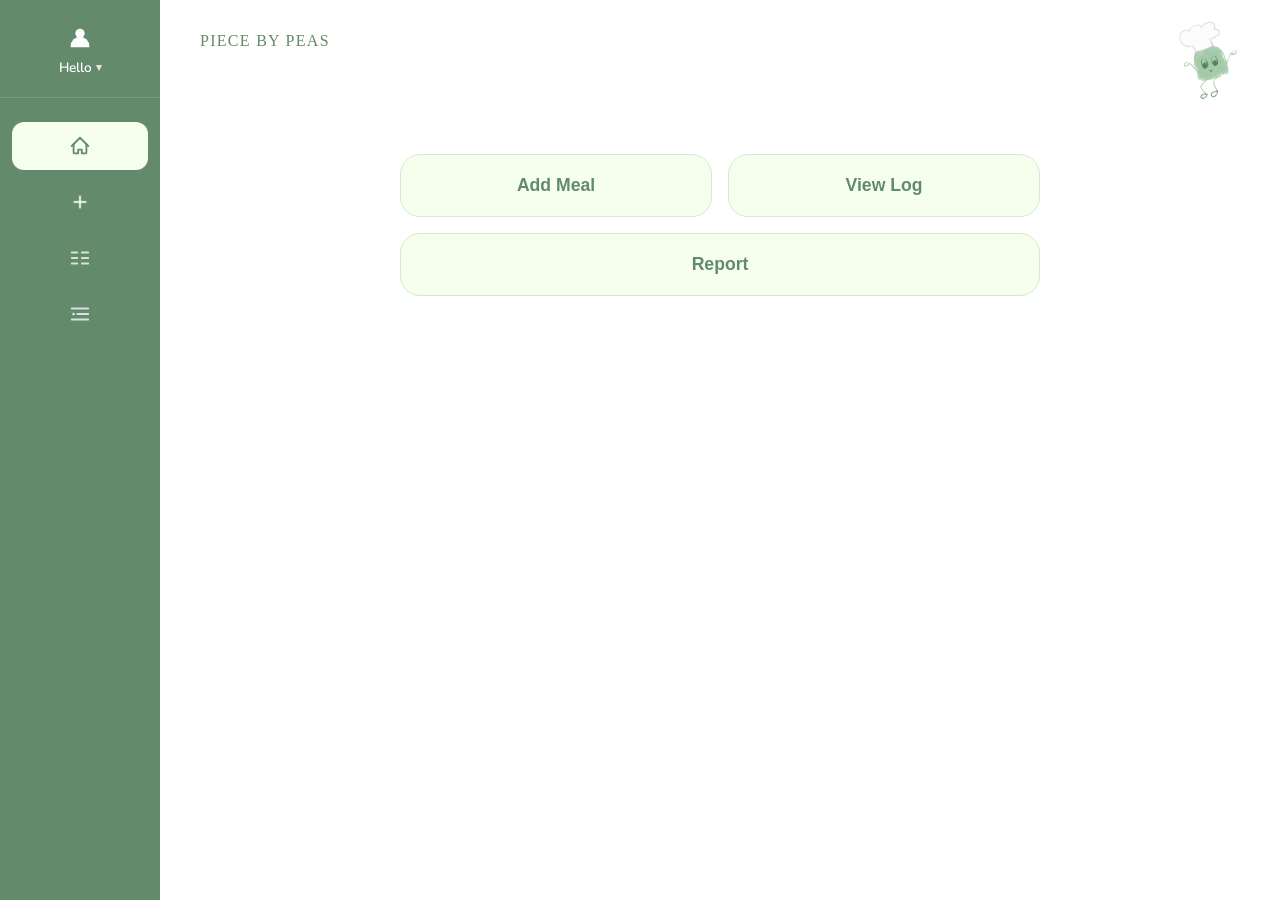
<file: index.html>
<!DOCTYPE html>
<html lang="en">
<head>
  <meta charset="UTF-8">
  <meta name="viewport" content="width=device-width, initial-scale=1.0">
  <title>Piece By Peas</title>
  <link rel="stylesheet" href="style.css">
</head>
<body>

<script src="navbar.js"></script>

<!-- Main content -->
<div class="main-content">
  <div class="page-wrap">
    <img src="Bea.png" alt="Bea" class="page-bea">
    <div class="page-logo">PIECE BY PEAS</div>

    <!-- INDEX CONTENT -->
    <div class="home-hero">
      <h1 class="main-title" id="homeGreeting"></h1>
    </div>
    <div class="home-cards">
      <div class="home-cards-row">
        <button class="home-card" onclick="location.href='add.html'">Add Meal</button>
        <button class="home-card" onclick="location.href='log.html'">View Log</button>
      </div>
      <button class="home-card" onclick="location.href='report.html'">Report</button>
    </div>
  </div>
</div>

<script src="script.js"></script>
</body>
</html>
</file>
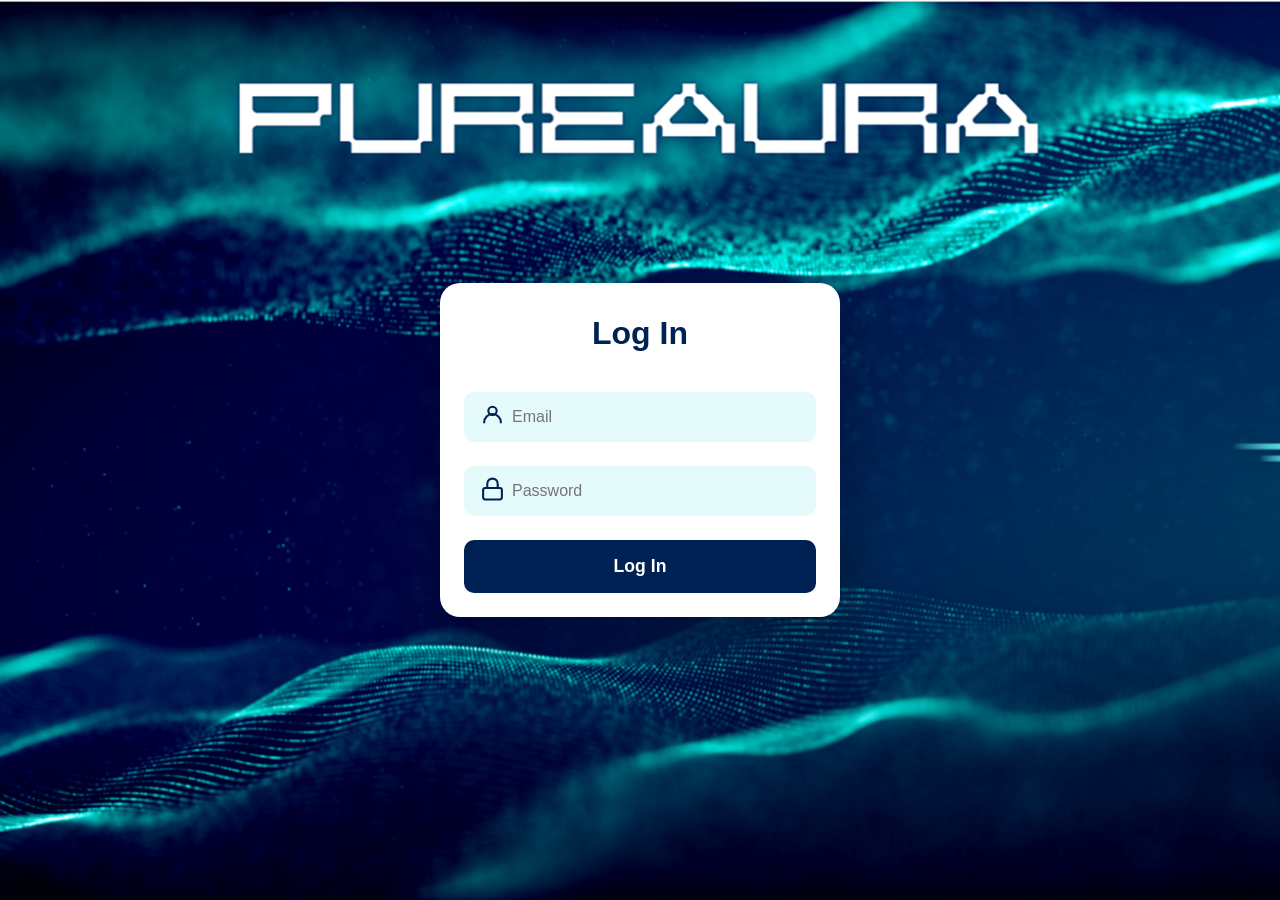
<file: MyMeal/index.html>
<!DOCTYPE html>
<html lang="en">
<head>
    <meta charset="UTF-8">
    <meta name="viewport" content="width=device-width, initial-scale=1.0">
    <title>PureAura - Home</title>
    <link rel="stylesheet" href="style.css">
    <link href="https://fonts.googleapis.com/css2?family=Press+Start+2P&display=swap" rel="stylesheet">
</head>
<body>
    <!-- 侧边导航栏 -->
    <nav class="sidebar">
        <div class="nav-user">
            <svg width="24" height="24" viewBox="0 0 24 24" fill="white">
                <circle cx="12" cy="8" r="4"/>
                <path d="M4 20v-1a8 8 0 0116 0v1"/>
            </svg>
            <span id="userGreeting">Hello</span>
        </div>
        
        <div class="nav-items">
            <a href="index.html" class="nav-item active" aria-label="home">
                <svg width="24" height="24" viewBox="0 0 24 24" fill="white">
                    <path d="M3 12l2-2m0 0l7-7 7 7M5 10v10a1 1 0 001 1h3m10-11l2 2m-2-2v10a1 1 0 01-1 1h-3m-6 0a1 1 0 001-1v-4a1 1 0 011-1h2a1 1 0 011 1v4a1 1 0 001 1m-6 0h6"/>
                </svg>
            </a>
            
            <a href="add.html" class="nav-item" aria-label="add meal">
                <div class="nav-icon-circle">
                    <svg width="24" height="24" viewBox="0 0 24 24" fill="none" stroke="currentColor" stroke-width="2">
                        <line x1="12" y1="5" x2="12" y2="19"/>
                        <line x1="5" y1="12" x2="19" y2="12"/>
                    </svg>
                </div>
            </a>
            
            <a href="report.html" class="nav-item" aria-label="report">
                <svg width="24" height="24" viewBox="0 0 24 24" fill="white">
                    <path d="M9 11H3v2h6v-2zm0-4H3v2h6V7zm0 8H3v2h6v-2zm12-8h-6v2h6V7zm0 4h-6v2h6v-2zm0 4h-6v2h6v-2z"/>
                </svg>
            </a>
        </div>
        
        <div class="nav-bottom">
            <button class="logout-btn" onclick="logout()" aria-label="logout">
                <svg width="20" height="20" viewBox="0 0 24 24" fill="white">
                    <path d="M17 7l-1.41 1.41L18.17 11H8v2h10.17l-2.58 2.58L17 17l5-5zM4 5h8V3H4c-1.1 0-2 .9-2 2v14c0 1.1.9 2 2 2h8v-2H4V5z"/>
                </svg>
            </button>
        </div>
    </nav>

    <!-- 主内容区域 -->
    <div class="main-content">
        <div class="container">
            <div class="home-hero">
                <h1 class="main-title">How was your meal today?</h1>
            </div>
            
            <div class="action-cards">
                <div class="action-card add-card" onclick="location.href='add.html'">
                    <div class="card-icon">
                        <svg width="48" height="48" viewBox="0 0 24 24" fill="none" stroke="currentColor" stroke-width="1.5">
                            <circle cx="12" cy="12" r="10"/>
                            <line x1="12" y1="8" x2="12" y2="16"/>
                            <line x1="8" y1="12" x2="16" y2="12"/>
                        </svg>
                    </div>
                    <h2>Add Meal</h2>
                </div>
                
                <div class="action-card report-card" onclick="location.href='report.html'">
                    <div class="card-icon">
                        <svg width="48" height="48" viewBox="0 0 24 24" fill="none" stroke="currentColor" stroke-width="1.5">
                            <rect x="3" y="3" width="18" height="18" rx="2"/>
                            <line x1="7" y1="8" x2="17" y2="8"/>
                            <line x1="7" y1="12" x2="17" y2="12"/>
                            <line x1="7" y1="16" x2="11" y2="16"/>
                        </svg>
                    </div>
                    <h2>View Report</h2>
                </div>
            </div>
            
        </div>
    </div>
    
    <script src="script.js"></script>
</body>
</html>
</file>
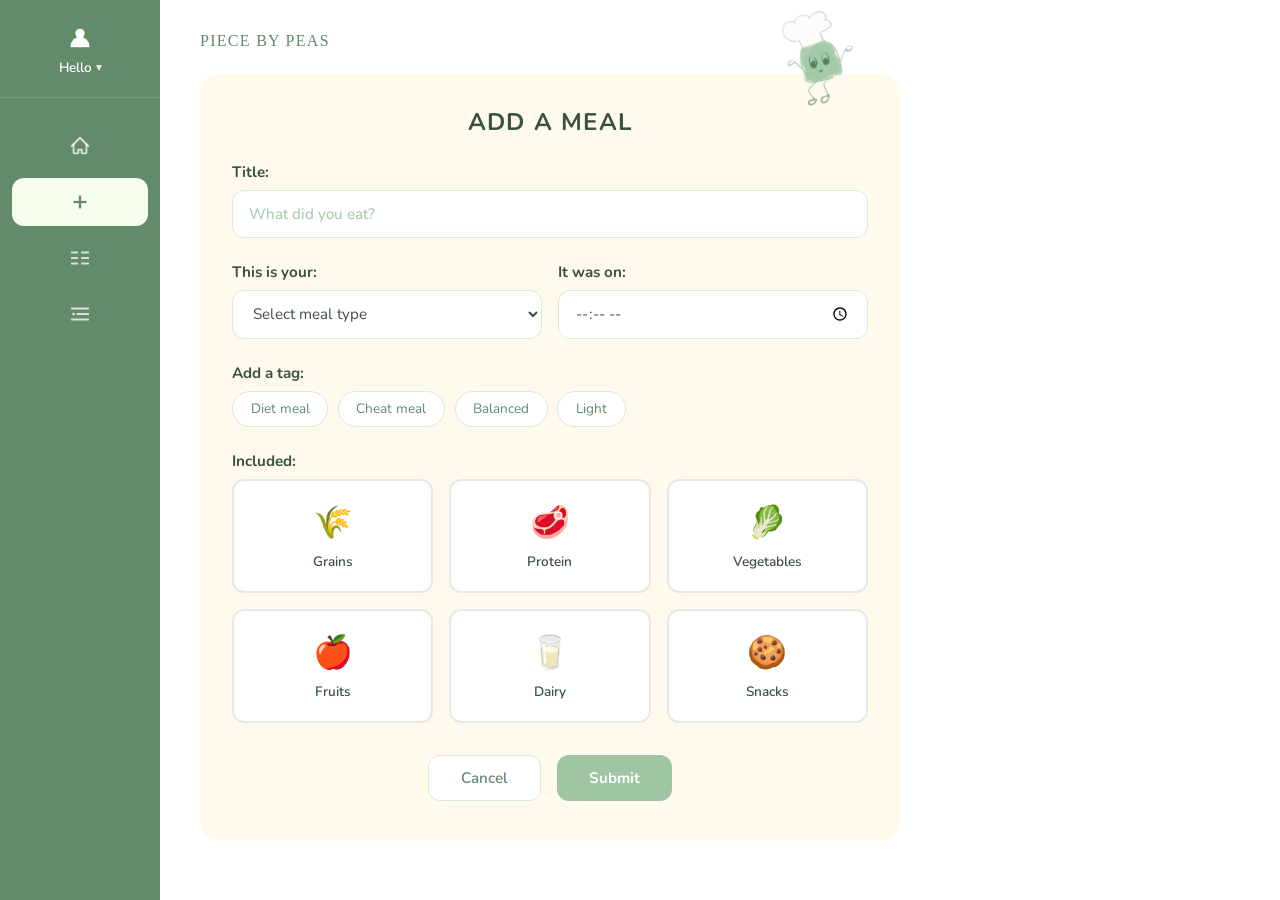
<file: add.html>
<!DOCTYPE html>
<html lang="en">
<head>
  <meta charset="UTF-8">
  <meta name="viewport" content="width=device-width, initial-scale=1.0">
  <title>Piece By Peas - Add Meal</title>
  <link rel="stylesheet" href="style.css">
</head>
<body>

<script src="navbar.js"></script>

<div class="modal-overlay" id="profileModal">
  <div class="modal-card">
    <p class="modal-title">Edit information</p>
    <div class="modal-field"><label>Name</label><input type="text" id="profileName"></div>
    <div class="modal-field"><label>Email</label><input type="email" id="profileEmail"></div>
    <div class="modal-field"><label>New password</label><input type="password" id="profilePassword" placeholder="Leave blank to keep current"></div>
    <div class="modal-actions">
      <button class="btn-secondary" onclick="closeProfile()">Cancel</button>
      <button class="btn-primary" onclick="saveProfile()">Save</button>
    </div>
  </div>
</div>

<div class="main-content">
  <div class="page-wrap">
    <div class="page-logo">PIECE BY PEAS</div>

    <div class="add-wrap">
      <img src="Bea.png" alt="Bea" class="page-bea">
      <h2 class="page-title">ADD A MEAL</h2>
      <form id="mealForm">
        <div class="form-section">
          <label class="form-label" for="mealName">Title:</label>
          <input type="text" id="mealName" class="form-input" placeholder="What did you eat?" required>
        </div>

        <div class="form-section">
          <div class="form-row">
            <div>
              <label class="form-label" for="mealType">This is your:</label>
              <select id="mealType" class="form-select" required>
                <option value="">Select meal type</option>
                <option value="breakfast">Breakfast</option>
                <option value="lunch">Lunch</option>
                <option value="dinner">Dinner</option>
                <option value="brunch">Brunch</option>
                <option value="snack">Snack</option>
              </select>
            </div>
            <div>
              <label class="form-label" for="mealTime">It was on:</label>
              <input type="time" id="mealTime" class="form-input" required>
            </div>
          </div>
        </div>

        <div class="form-section">
          <label class="form-label">Add a tag:</label>
          <div class="tag-select" id="tagSelect">
            <button type="button" class="tag-option" data-tag="diet">Diet meal</button>
            <button type="button" class="tag-option" data-tag="cheat">Cheat meal</button>
            <button type="button" class="tag-option" data-tag="balanced">Balanced</button>
            <button type="button" class="tag-option" data-tag="light">Light</button>
          </div>
        </div>

        <div class="form-section">
          <label class="form-label">Included:</label>
          <div class="food-grid">
            <div class="food-item">
              <input type="checkbox" id="grains" value="grains">
              <label for="grains" class="food-label grains">
                <div class="food-icon">🌾</div>
                <span>Grains</span>
              </label>
            </div>
            <div class="food-item">
              <input type="checkbox" id="protein" value="protein">
              <label for="protein" class="food-label protein">
                <div class="food-icon">🥩</div>
                <span>Protein</span>
              </label>
            </div>
            <div class="food-item">
              <input type="checkbox" id="vegetables" value="vegetables">
              <label for="vegetables" class="food-label vegetables">
                <div class="food-icon">🥬</div>
                <span>Vegetables</span>
              </label>
            </div>
            <div class="food-item">
              <input type="checkbox" id="fruits" value="fruits">
              <label for="fruits" class="food-label fruits">
                <div class="food-icon">🍎</div>
                <span>Fruits</span>
              </label>
            </div>
            <div class="food-item">
              <input type="checkbox" id="dairy" value="dairy">
              <label for="dairy" class="food-label dairy">
                <div class="food-icon">🥛</div>
                <span>Dairy</span>
              </label>
            </div>
            <div class="food-item">
              <input type="checkbox" id="snacks" value="snacks">
              <label for="snacks" class="food-label snacks">
                <div class="food-icon">🍪</div>
                <span>Snacks</span>
              </label>
            </div>
          </div>
        </div>

        <div class="form-actions">
          <button type="button" class="btn-secondary" onclick="location.href='index.html'">Cancel</button>
          <button type="submit" class="btn-primary">Submit</button>
        </div>
      </form>
    </div>
  </div>
</div>

<script src="script.js"></script>
</body>
</html>
</file>
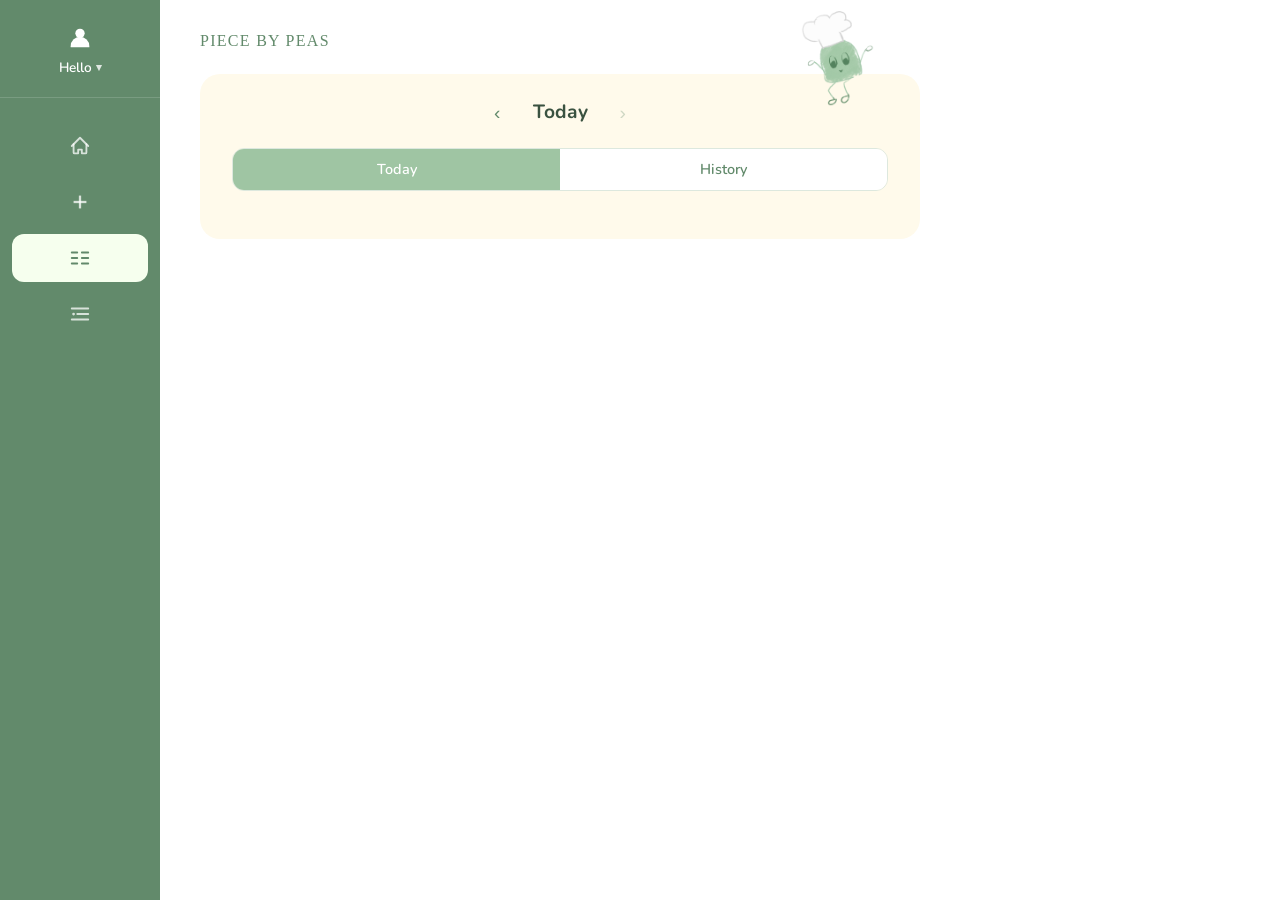
<file: log.html>
<!DOCTYPE html>
<html lang="en">
<head>
  <meta charset="UTF-8">
  <meta name="viewport" content="width=device-width, initial-scale=1.0">
  <title>Piece By Peas – Log</title>
  <link rel="stylesheet" href="style.css">
</head>
<body>

<script src="navbar.js"></script>

<div class="main-content">
  <div class="page-wrap">
    <div class="page-logo">PIECE BY PEAS</div>

    <div class="log-wrap">
      <img src="Bea.png" alt="Bea" class="page-bea">
      <!-- Date nav -->
      <div class="date-nav">
        <button class="date-nav-btn" id="prevDayBtn">&#8249;</button>
        <div class="date-center">
          <div class="date-main" id="dateMain">Today</div>
          <div class="date-sub" id="dateSub"></div>
        </div>
        <button class="date-nav-btn" id="nextDayBtn" disabled>&#8250;</button>
      </div>

      <!-- Tabs -->
      <div class="tab-row">
        <button class="tab-btn active" id="tabToday" onclick="switchTab('today')">Today</button>
        <button class="tab-btn" id="tabHistory" onclick="switchTab('history')">History</button>
      </div>

      <!-- Today view -->
      <div id="todayView">
        <p class="section-label" id="todayCount"></p>
        <div id="mealList"></div>
        <div id="suggestionsBox"></div>
      </div>

      <!-- History view -->
      <div id="historyView" style="display:none">
        <p class="section-label">Recent history</p>
        <div id="historyList"></div>
      </div>
    </div>
  </div>
</div>

<script src="script.js"></script>
</body>
</html>
</file>
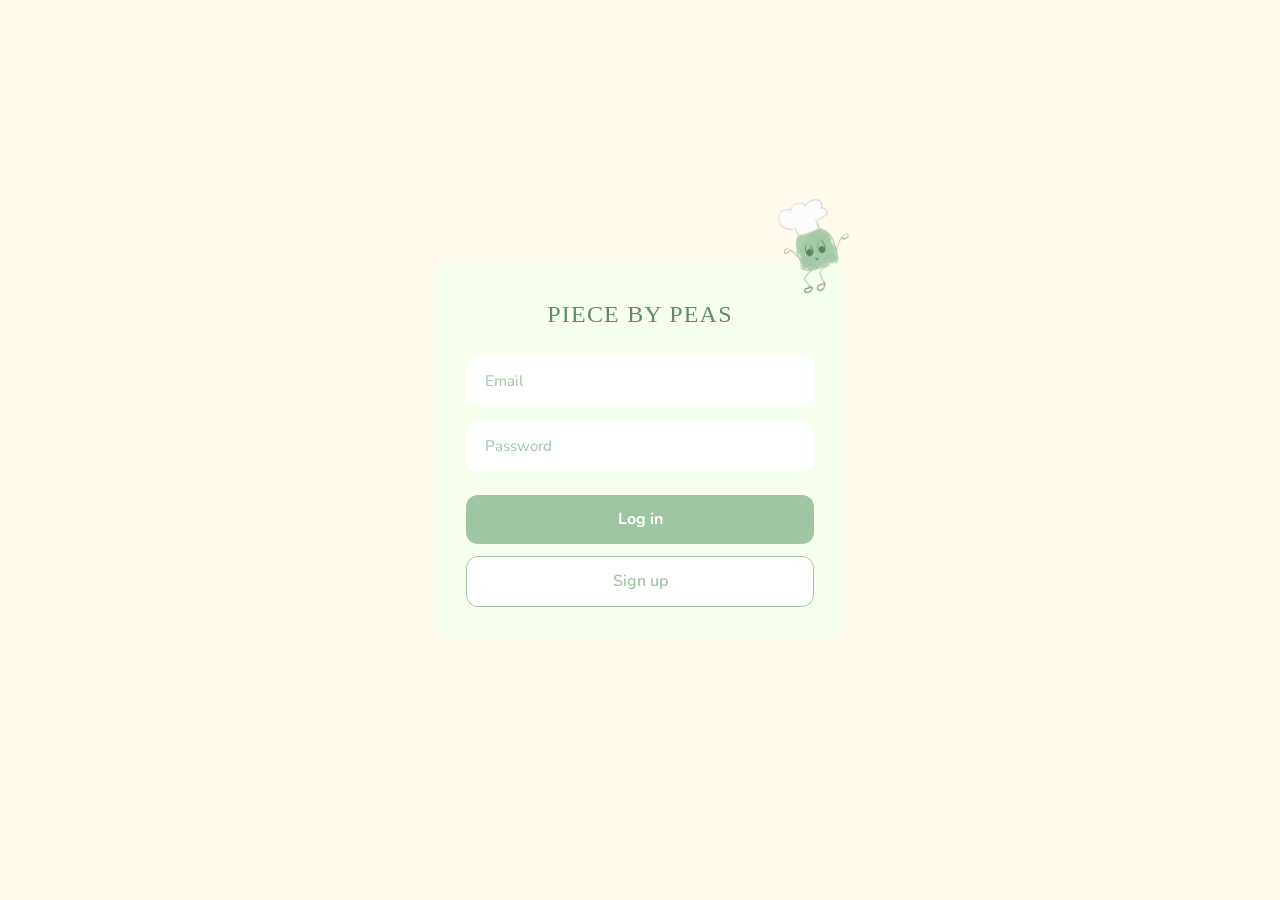
<file: login.html>
<!DOCTYPE html>
<html lang="en">
<head>
  <meta charset="UTF-8">
  <meta name="viewport" content="width=device-width, initial-scale=1.0">
  <title>Piece By Peas</title>
  <link rel="stylesheet" href="style.css">
  <script src="i18n.js"></script>
</head>
<body class="login-page">
  <div class="login-container">
    <img src="Bea.png" alt="Bea" class="login-bea">
    <div class="login-card">
      <div class="login-logo">PIECE BY PEAS</div>
      <form id="loginForm">
        <div class="input-group">
          <input type="email" id="loginEmail" data-i18n="username_ph" placeholder="Email" required>
        </div>
        <div class="input-group">
          <input type="password" id="loginPassword" data-i18n="password_ph" placeholder="Password" required>
        </div>
        <button type="submit" class="login-btn" data-i18n="login_title">Log in</button>
      </form>
      <button class="signup-btn" onclick="location.href='register.html'" data-i18n="signup_title">Sign up</button>
    </div>
  </div>
  <script src="script.js"></script>
  <script>applyLanguage();</script>
</body>
</html>
</file>
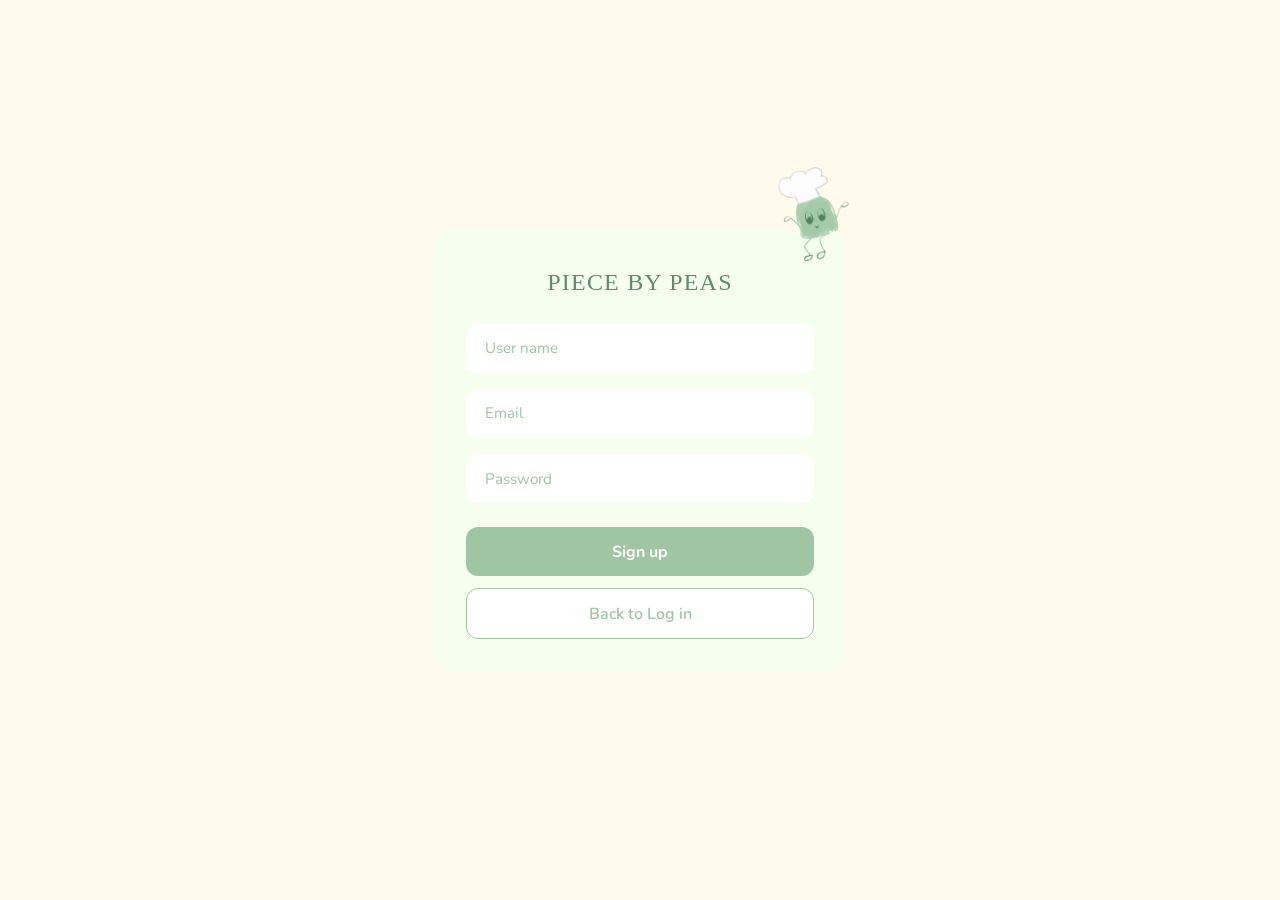
<file: register.html>
<!DOCTYPE html>
<html lang="en">
<head>
  <meta charset="UTF-8">
  <meta name="viewport" content="width=device-width, initial-scale=1.0">
  <title>Piece By Peas – Sign Up</title>
  <link rel="stylesheet" href="style.css">
</head>
<body class="login-page">
  <div class="login-container">
    <img src="Bea.png" alt="Bea" class="login-bea">
    <div class="login-card">
      <div class="login-logo">PIECE BY PEAS</div>
      <form id="registerForm">
        <div class="input-group">
          <input type="text" id="regUsername" placeholder="User name" required>
        </div>
        <div class="input-group">
          <input type="email" id="regEmail" placeholder="Email" required>
        </div>
        <div class="input-group">
          <input type="password" id="regPassword" placeholder="Password" required>
        </div>
        <button type="submit" class="login-btn">Sign up</button>
      </form>
      <button class="signup-btn" onclick="location.href='login.html'">Back to Log in</button>
    </div>
  </div>
  <script src="script.js"></script>
</body>
</html>
</file>
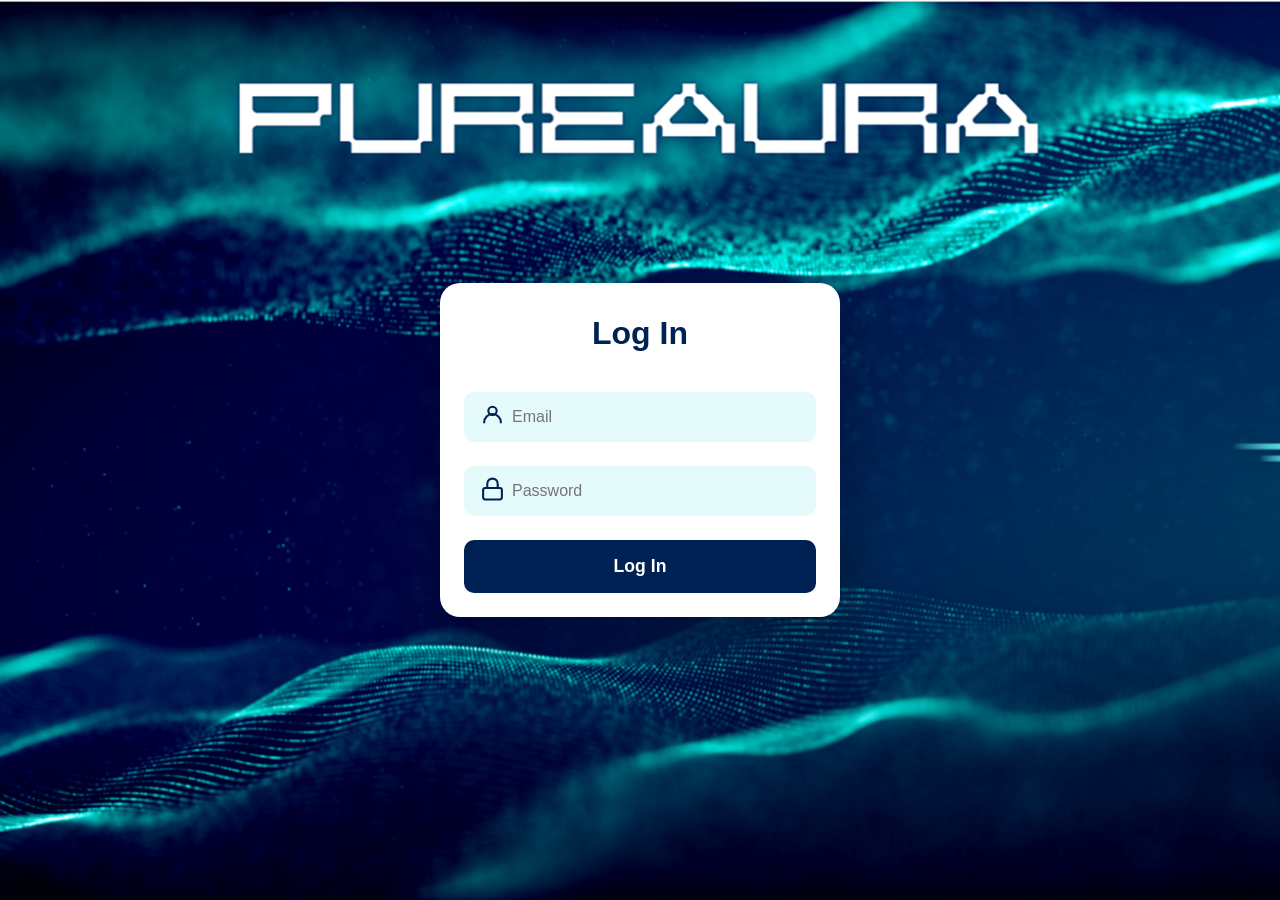
<file: MyMeal/add.html>
<!DOCTYPE html>
<html lang="en">
<head>
    <meta charset="UTF-8">
    <meta name="viewport" content="width=device-width, initial-scale=1.0">
    <title>PureAura - Add Meal</title>
    <link rel="stylesheet" href="style.css">
    <link href="https://fonts.googleapis.com/css2?family=Press+Start+2P&display=swap" rel="stylesheet">
</head>
<body>
    <!-- 侧边导航栏 -->
    <nav class="sidebar">
        <div class="nav-user">
            <svg width="24" height="24" viewBox="0 0 24 24" fill="white">
                <circle cx="12" cy="8" r="4"/>
                <path d="M4 20v-1a8 8 0 0116 0v1"/>
            </svg>
            <span id="userGreeting">Hello</span>
        </div>
        
        <div class="nav-items">
            <a href="index.html" class="nav-item" aria-label="home">
                <svg width="24" height="24" viewBox="0 0 24 24" fill="white">
                    <path d="M3 12l2-2m0 0l7-7 7 7M5 10v10a1 1 0 001 1h3m10-11l2 2m-2-2v10a1 1 0 01-1 1h-3m-6 0a1 1 0 001-1v-4a1 1 0 011-1h2a1 1 0 011 1v4a1 1 0 001 1m-6 0h6"/>
                </svg>
            </a>
            
            <a href="add.html" class="nav-item active" aria-label="add meal">
                <div class="nav-icon-circle">
                    <svg width="24" height="24" viewBox="0 0 24 24" fill="none" stroke="currentColor" stroke-width="2">
                        <line x1="12" y1="5" x2="12" y2="19"/>
                        <line x1="5" y1="12" x2="19" y2="12"/>
                    </svg>
                </div>
            </a>
            
            <a href="report.html" class="nav-item" aria-label="report">
                <svg width="24" height="24" viewBox="0 0 24 24" fill="white">
                    <path d="M9 11H3v2h6v-2zm0-4H3v2h6V7zm0 8H3v2h6v-2zm12-8h-6v2h6V7zm0 4h-6v2h6v-2zm0 4h-6v2h6v-2z"/>
                </svg>
            </a>
        </div>
        
        <div class="nav-bottom">
            <button class="logout-btn" onclick="logout()" aria-label="logout">
                <svg width="20" height="20" viewBox="0 0 24 24" fill="white">
                    <path d="M17 7l-1.41 1.41L18.17 11H8v2h10.17l-2.58 2.58L17 17l5-5zM4 5h8V3H4c-1.1 0-2 .9-2 2v14c0 1.1.9 2 2 2h8v-2H4V5z"/>
                </svg>
            </button>
        </div>
    </nav>

    <!-- 主内容区域 -->
    <div class="main-content">
        <div class="container">
            <div class="page-header">
                <h2 class="page-title">ADD A MEAL</h2>
                <div class="title-underline"></div>
            </div>
            
            <form id="mealForm" class="meal-form">
                <div class="form-section">
                    <div class="form-group">
                        <label for="mealName">Title:</label>
                        <input type="text" id="mealName" class="form-input" placeholder="What did you eat?" required>
                    </div>
                    
                    <div class="form-row">
                        <div class="form-group half">
                            <label for="mealType">This is your:</label>
                            <select id="mealType" class="form-select" required>
                                <option value="">Select meal type</option>
                                <option value="breakfast">🌅 Breakfast</option>
                                <option value="lunch">☀️ Lunch</option>
                                <option value="dinner">🌙 Dinner</option>
                                <option value="brunch">🥐 Brunch</option>
                                <option value="snack">🍿 Snack</option>
                            </select>
                        </div>
                        
                        <div class="form-group half">
                            <label for="mealTime">It was on:</label>
                            <input type="time" id="mealTime" class="form-input" required>
                        </div>
                    </div>
                </div>
                
                <div class="form-section">
                    <label class="section-label">It included:</label>
                    <div class="food-grid">
                        <div class="food-item">
                            <input type="checkbox" id="grains" value="grains">
                            <label for="grains" class="food-label grains">
                                <div class="food-icon">🌾</div>
                                <span>Grains</span>
                            </label>
                        </div>
                        
                        <div class="food-item">
                            <input type="checkbox" id="protein" value="protein">
                            <label for="protein" class="food-label protein">
                                <div class="food-icon">🥩</div>
                                <span>Protein</span>
                            </label>
                        </div>
                        
                        <div class="food-item">
                            <input type="checkbox" id="vegetables" value="vegetables">
                            <label for="vegetables" class="food-label vegetables">
                                <div class="food-icon">🥬</div>
                                <span>Vegetables</span>
                            </label>
                        </div>
                        
                        <div class="food-item">
                            <input type="checkbox" id="fruits" value="fruits">
                            <label for="fruits" class="food-label fruits">
                                <div class="food-icon">🍎</div>
                                <span>Fruits</span>
                            </label>
                        </div>
                        
                        <div class="food-item">
                            <input type="checkbox" id="dairy" value="dairy">
                            <label for="dairy" class="food-label dairy">
                                <div class="food-icon">🥛</div>
                                <span>Dairy</span>
                            </label>
                        </div>
                        
                        <div class="food-item">
                            <input type="checkbox" id="snacks" value="snacks">
                            <label for="snacks" class="food-label snacks">
                                <div class="food-icon">🍪</div>
                                <span>Snacks</span>
                            </label>
                        </div>
                    </div>
                </div>
                
                <div class="form-actions">
                    <button type="button" class="btn-secondary" onclick="location.href='index.html'">
                        Cancel
                    </button>
                    <button type="submit" class="btn-primary">
                        Submit
                        <svg width="20" height="20" viewBox="0 0 24 24" fill="none" stroke="currentColor" stroke-width="2">
                            <polyline points="20 6 9 17 4 12"/>
                        </svg>
                    </button>
                </div>
            </form>
        </div>
    </div>
    
    <script src="script.js"></script>
</body>
</html>
</file>
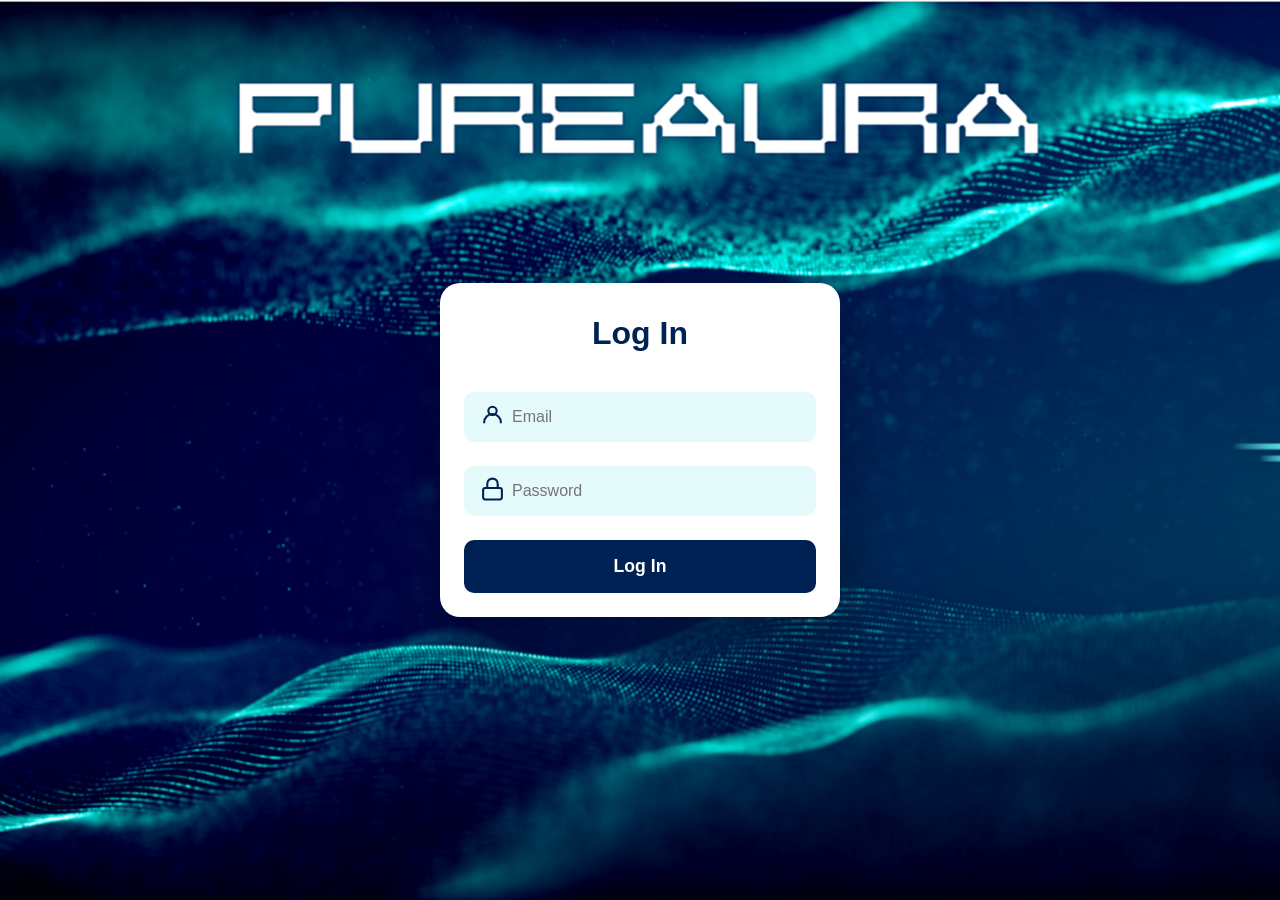
<file: MyMeal/login.html>
<!DOCTYPE html>
<html lang="en">
<head>
    <meta charset="UTF-8">
    <meta name="viewport" content="width=device-width, initial-scale=1.0">
    <title>PureAura - Log In</title>
    <link rel="stylesheet" href="style.css">
</head>
<body class="login-page">
    <div class="login-container">
        
        <div class="login-card">
            <h2 class="login-title">Log In</h2>
            
            <form id="loginForm">
                <div class="input-group">
                    <div class="input-icon">
                        <svg width="25" height="25" viewBox="0 0 24 24" fill="none" stroke="currentColor" stroke-width="2">
                            <circle cx="12" cy="8" r="4"/>
                            <path d="M4 20v-1a8 8 0 0116 0v1"/>
                        </svg>
                    </div>
                    <input type="email" id="loginEmail" placeholder="Email" required>
                </div>
                
                <div class="input-group">
                    <div class="input-icon">
                        <svg width="25" height="25" viewBox="0 0 24 24" fill="none" stroke="currentColor" stroke-width="2">
                            <rect x="3" y="11" width="18" height="11" rx="2"/>
                            <path d="M7 11V7a5 5 0 0110 0v4"/>
                        </svg>
                    </div>
                    <input type="password" id="loginPassword" placeholder="Password" required>
                </div>
                
                <button type="submit" class="login-btn">
                    <span>Log In</span>
                    <div class="btn-glow"></div>
                </button>
            </form>
        </div>
    </div>
    
    <script src="script.js"></script>
</body>
</html>
</file>
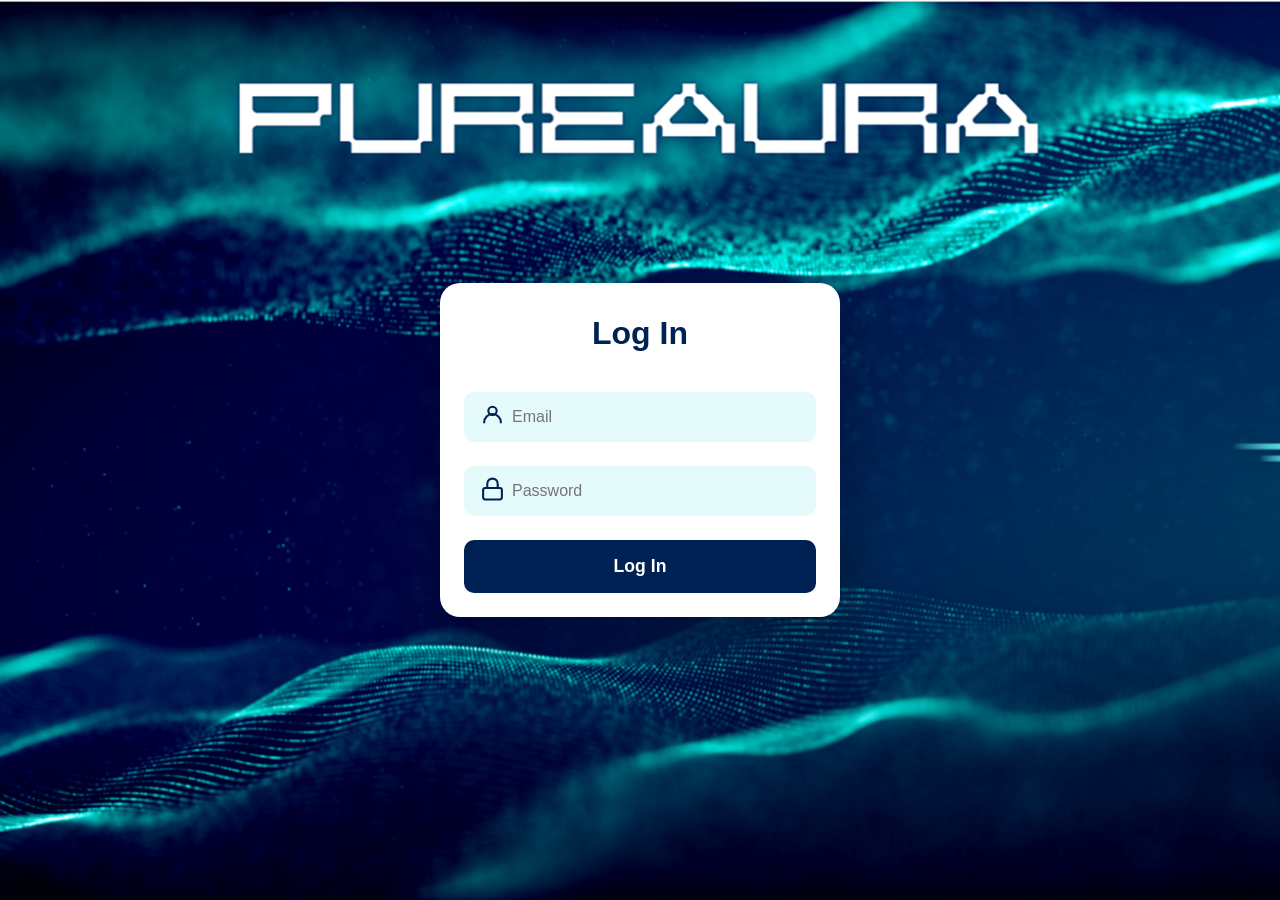
<file: MyMeal/report.html>
<!DOCTYPE html>
<html lang="en">
<head>
    <meta charset="UTF-8">
    <meta name="viewport" content="width=device-width, initial-scale=1.0">
    <title>PureAura - Report</title>
    <link rel="stylesheet" href="style.css">
    <link href="https://fonts.googleapis.com/css2?family=Press+Start+2P&display=swap" rel="stylesheet">
</head>
<body>
    <!-- 侧边导航栏 -->
    <nav class="sidebar">
        <div class="nav-user">
            <svg width="24" height="24" viewBox="0 0 24 24" fill="white">
                <circle cx="12" cy="8" r="4"/>
                <path d="M4 20v-1a8 8 0 0116 0v1"/>
            </svg>
            <span id="userGreeting">Hello</span>
        </div>
        
        <div class="nav-items">
            <a href="index.html" class="nav-item" aria-label="home">
                <svg width="24" height="24" viewBox="0 0 24 24" fill="white">
                    <path d="M3 12l2-2m0 0l7-7 7 7M5 10v10a1 1 0 001 1h3m10-11l2 2m-2-2v10a1 1 0 01-1 1h-3m-6 0a1 1 0 001-1v-4a1 1 0 011-1h2a1 1 0 011 1v4a1 1 0 001 1m-6 0h6"/>
                </svg>
            </a>
            
            <a href="add.html" class="nav-item" aria-label="add meal">
                <div class="nav-icon-circle">
                    <svg width="24" height="24" viewBox="0 0 24 24" fill="none" stroke="currentColor" stroke-width="2">
                        <line x1="12" y1="5" x2="12" y2="19"/>
                        <line x1="5" y1="12" x2="19" y2="12"/>
                    </svg>
                </div>
            </a>
            
            <a href="report.html" class="nav-item active" aria-label="report">
                <svg width="24" height="24" viewBox="0 0 24 24" fill="white">
                    <path d="M9 11H3v2h6v-2zm0-4H3v2h6V7zm0 8H3v2h6v-2zm12-8h-6v2h6V7zm0 4h-6v2h6v-2zm0 4h-6v2h6v-2z"/>
                </svg>
            </a>
        </div>
        
        <div class="nav-bottom">
            <button class="logout-btn" onclick="logout()" aria-label="logout">
                <svg width="20" height="20" viewBox="0 0 24 24" fill="white">
                    <path d="M17 7l-1.41 1.41L18.17 11H8v2h10.17l-2.58 2.58L17 17l5-5zM4 5h8V3H4c-1.1 0-2 .9-2 2v14c0 1.1.9 2 2 2h8v-2H4V5z"/>
                </svg>
            </button>
        </div>
    </nav>

    <!-- 主内容区域 -->
    <div class="main-content">
        <div class="container">
            <div class="page-header">
                <h2 class="page-title">REPORT</h2>
                <div class="title-underline"></div>
            </div>
            
            <!-- 今日统计卡片
            <div class="stats-grid">
                <div class="stat-card">
                    <div class="stat-icon">📊</div>
                    <div class="stat-content">
                        <div class="stat-value" id="totalMealsCount">0</div>
                        <div class="stat-label">Total Meals</div>
                    </div>
                </div>
                
                <div class="stat-card">
                    <div class="stat-icon">🎯</div>
                    <div class="stat-content">
                        <div class="stat-value" id="foodGroupsCount">0/6</div>
                        <div class="stat-label">Food Groups</div>
                    </div>
                </div>
                
                <div class="stat-card">
                    <div class="stat-icon">⏰</div>
                    <div class="stat-content">
                        <div class="stat-value" id="lastMealTime">--:--</div>
                        <div class="stat-label">Last Meal</div>
                    </div>
                </div>
            </div> -->
            
            <!-- 餐食记录列表 -->
            <div class="meals-section">
                <h3 class="section-title">Today's Meals</h3>
                <div id="mealRecords" class="meal-records">
                    <div class="empty-state">
                        <svg width="64" height="64" viewBox="0 0 24 24" fill="none" stroke="currentColor" stroke-width="1" opacity="0.3">
                            <path d="M12 2L2 7v10c0 5.55 3.84 10.74 9 12 5.16-1.26 9-6.45 9-12V7l-10-5z"/>
                        </svg>
                        <p>No meals recorded yet</p>
                        <button class="btn-primary" onclick="location.href='add.html'">Add your first meal</button>
                    </div>
                </div>
            </div>
            
            <!-- 食物类别图例 -->
            <div class="legend-section">
                <h3 class="section-title">Food Categories</h3>
                <div class="legend">
                    <div class="legend-item">
                        <div class="food-dot grains"></div>
                        <span>Grains</span>
                    </div>
                    <div class="legend-item">
                        <div class="food-dot protein"></div>
                        <span>Protein</span>
                    </div>
                    <div class="legend-item">
                        <div class="food-dot vegetables"></div>
                        <span>Vegetables</span>
                    </div>
                    <div class="legend-item">
                        <div class="food-dot fruits"></div>
                        <span>Fruits</span>
                    </div>
                    <div class="legend-item">
                        <div class="food-dot dairy"></div>
                        <span>Dairy</span>
                    </div>
                    <div class="legend-item">
                        <div class="food-dot snacks"></div>
                        <span>Snacks</span>
                    </div>
                </div>
            </div>
            
            <!-- 营养总结 -->
            <div class="summary-card">
                <h3 class="section-title">Nutrition Summary</h3>
                <div id="reportText" class="summary-text">
                    Start tracking your meals to see your nutrition summary
                </div>
                <div id="nutritionAdvice" class="nutrition-advice"></div>
            </div>
            
            <!-- 操作按钮 -->
            <div class="report-actions">
                <button class="btn-secondary" onclick="location.href='index.html'">
                    Back to Home
                </button>
                <button class="btn-primary" onclick="location.href='add.html'">
                    Add Another Meal
                </button>
            </div>
        </div>
    </div>
    
    <script src="script.js"></script>
</body>
</html>
</file>
<file: style.css>
/* ── Google Fonts ── */
@import url('https://fonts.googleapis.com/css2?family=IM+Fell+DW+Pica+SC&family=Nunito:wght@400;500;600;700&display=swap');

/* ── Reset ── */
*, *::before, *::after { margin: 0; padding: 0; box-sizing: border-box; }

/* ── Color tokens ── */
:root {
  --green-dark:   #628A6B;
  --green-mid:    #9FC5A3;
  --green-light:  #F6FFEE;
  --bg-yellow:    #FFFAEB;
  --orange:       #F58E68;
  --white:        #FFFFFF;

  --grain:        #f0945d;
  --protein:      #EF82A0;
  --vegetable:    #6bb392;
  --fruit:        #ffd970;
  --dairy:        #88abda;
  --snack:        #dcc7e1;

  --text-dark:    #3a5240;
  --text-mid:     #628A6B;
  --text-light:   #9FC5A3;
  --radius:       20px;
  --radius-sm:    12px;
}

/* ── Base ── */
body {
  font-family: 'Nunito', sans-serif;
  background: var(--bg-yellow);
  color: var(--text-dark);
  min-height: 100vh;
}

/* ══════════════════════════════════════
   LOGIN / SIGNUP PAGE
══════════════════════════════════════ */
.login-page {
  background: var(--bg-yellow);
  min-height: 100vh;
  display: flex;
  align-items: center;
  justify-content: center;
}

.login-container {
  width: 100%;
  max-width: 460px;
  padding: 1.5rem;
  position: relative;
  overflow: visible;
}

.login-bea {
  position: absolute;
  top: -45px;
  z-index: 10;
  right: -2px;
  width: 110px;
  pointer-events: none;
}

.login-card {
  background: var(--green-light);
  border-radius: var(--radius);
  padding: 2.5rem 2rem 2rem;
  position: relative;
  overflow: visible;
}

.login-logo {
  font-family: 'IM Fell DW Pica SC', serif;
  font-size: 1.5rem;
  color: var(--green-dark);
  text-align: center;
  margin-bottom: 1.75rem;
  letter-spacing: 0.05em;
}

.input-group {
  margin-bottom: 1rem;
}

.input-group input {
  width: 100%;
  padding: 0.85rem 1.1rem;
  border: 1.5px solid transparent;
  border-radius: var(--radius-sm);
  background: var(--white);
  font-family: 'Nunito', sans-serif;
  font-size: 0.95rem;
  color: var(--text-dark);
  outline: none;
  transition: border-color 0.2s;
}

.input-group input::placeholder { color: var(--text-light); }

.input-group input:focus {
  border-color: var(--green-mid);
}

.login-btn {
  width: 100%;
  padding: 0.85rem;
  background: var(--green-mid);
  color: var(--white);
  border: none;
  border-radius: var(--radius-sm);
  font-family: 'Nunito', sans-serif;
  font-size: 1rem;
  font-weight: 700;
  cursor: pointer;
  margin-top: 0.5rem;
  transition: background 0.2s, transform 0.15s;
}

.login-btn:hover { background: var(--green-dark); transform: translateY(-1px); }

.signup-btn {
  width: 100%;
  padding: 0.85rem;
  background: var(--white);
  color: var(--green-mid);
  border: 1.5px solid var(--green-mid);
  border-radius: var(--radius-sm);
  font-family: 'Nunito', sans-serif;
  font-size: 1rem;
  font-weight: 600;
  cursor: pointer;
  margin-top: 0.75rem;
  transition: all 0.2s;
}

.signup-btn:hover { background: var(--green-light); }

/* ══════════════════════════════════════
   SIDEBAR
══════════════════════════════════════ */
.sidebar {
  position: fixed;
  left: 0; top: 0;
  width: 160px;
  height: 100vh;
  background: var(--green-dark);
  display: flex;
  flex-direction: column;
  align-items: center;
  padding: 1.5rem 0 1.5rem;
  z-index: 1000;
}

/* User section */
.nav-user {
  width: 100%;
  padding: 0 1rem 1.25rem;
  border-bottom: 1px solid rgba(255,255,255,0.15);
  margin-bottom: 1.5rem;
  display: flex;
  flex-direction: column;
  align-items: center;
  gap: 0.4rem;
  cursor: pointer;
  position: relative;
}

.nav-user svg { fill: var(--white); }

.nav-user-name {
  color: var(--white);
  font-size: 0.85rem;
  font-weight: 600;
  display: flex;
  align-items: center;
  gap: 4px;
}

.nav-user-name::after {
  content: '▾';
  font-size: 0.7rem;
  opacity: 0.8;
}

/* Dropdown */
.user-dropdown {
  display: none;
  position: absolute;
  top: calc(100% + 4px);
  left: 0;
  width: 200px;
  background: var(--white);
  border-radius: var(--radius-sm);
  box-shadow: 0 8px 24px rgba(0,0,0,0.12);
  overflow: hidden;
  z-index: 2000;
}

.user-dropdown.open { display: block; }

.dropdown-email {
  padding: 0.85rem 1rem;
  font-size: 0.8rem;
  color: var(--text-light);
  border-bottom: 1px solid #f0f0f0;
  background: #fafafa;
}

.dropdown-item {
  display: block;
  width: 100%;
  padding: 0.75rem 1rem;
  background: none;
  border: none;
  text-align: left;
  font-family: 'Nunito', sans-serif;
  font-size: 0.9rem;
  color: var(--text-dark);
  cursor: pointer;
  transition: background 0.15s;
}

.dropdown-item:hover { background: var(--green-light); }

.dropdown-item.logout { color: #e05a3a; }

/* Profile modal */
.modal-overlay {
  display: none;
  position: fixed;
  inset: 0;
  background: rgba(0,0,0,0.35);
  z-index: 3000;
  align-items: center;
  justify-content: center;
}

.modal-overlay.open { display: flex; }

.modal-card {
  background: var(--bg-yellow);
  border-radius: var(--radius);
  padding: 2rem;
  width: 90%;
  max-width: 420px;
}

.modal-title {
  font-size: 1rem;
  font-weight: 700;
  color: var(--text-dark);
  margin-bottom: 1.25rem;
}

.modal-field {
  margin-bottom: 1rem;
}

.modal-field label {
  display: block;
  font-size: 0.85rem;
  color: var(--text-mid);
  margin-bottom: 0.3rem;
  font-weight: 600;
}

.modal-field input {
  width: 100%;
  padding: 0.7rem 0.9rem;
  border: 1.5px solid #dde8de;
  border-radius: var(--radius-sm);
  font-family: 'Nunito', sans-serif;
  font-size: 0.9rem;
  background: var(--white);
  outline: none;
  transition: border-color 0.2s;
}

.modal-field input:focus { border-color: var(--green-mid); }

.modal-actions {
  display: flex;
  gap: 0.75rem;
  margin-top: 1.5rem;
  justify-content: flex-end;
}

/* Nav items */
.nav-items {
  flex: 1;
  display: flex;
  flex-direction: column;
  gap: 0.5rem;
  width: 100%;
  padding: 0 0.75rem;
}

.nav-item {
  width: 100%;
  height: 48px;
  display: flex;
  align-items: center;
  justify-content: center;
  border-radius: var(--radius-sm);
  background: transparent;
  transition: background 0.2s;
  cursor: pointer;
  text-decoration: none;
}

.nav-item svg {
  fill: none;
  stroke: rgba(255,255,255,0.75);
}

.nav-item:hover { background: rgba(255,255,255,0.1); }

.nav-item.active {
  background: var(--green-light);
}

.nav-item.active svg { stroke: var(--green-dark); }

.nav-icon-circle {
  width: 48px; height: 48px;
  display: flex; align-items: center; justify-content: center;
}

.nav-item .report-dot { fill: rgba(255,255,255,0.75); }
.nav-item.active .report-dot { fill: var(--green-dark); }

.nav-item.active .nav-icon-circle svg { stroke: var(--green-dark); }
.nav-item .nav-icon-circle svg { stroke: rgba(255,255,255,0.75); }

/* Main layout */
.main-content {
  margin-left: 160px;
  min-height: 100vh;
  padding: 0;
}

.page-wrap {
  background: var(--white);
  min-height: 100vh;
  padding: 2rem 2.5rem;
  position: relative;
  overflow: hidden;
}

/* Bea mascot pinned to top-right of page content */
.page-bea {
  position: absolute;
  top: 1rem;
  right: 1.5rem;
  width: 90px;
  pointer-events: none;
}

/* Page logo bar */
.page-logo {
  font-family: 'IM Fell DW Pica SC', serif;
  font-size: 1rem;
  color: var(--green-dark);
  letter-spacing: 0.08em;
  margin-bottom: 1.5rem;
}

/* ══════════════════════════════════════
   INDEX PAGE
══════════════════════════════════════ */
.home-hero {
  padding: 3rem 0 2rem;
  text-align: center;
}

.main-title {
  font-family: 'Nunito', sans-serif;
  font-size: 2rem;
  font-weight: 700;
  color: var(--orange);
}

.home-cards {
  display: flex;
  flex-direction: column;
  gap: 1rem;
  max-width: 640px;
  margin: 0 auto;
}

.home-card {
  background: var(--green-light);
  border: 1.5px solid #d4e8d6;
  border-radius: var(--radius);
  padding: 1.25rem 2rem;
  font-size: 1.1rem;
  font-weight: 600;
  color: var(--text-mid);
  cursor: pointer;
  text-align: center;
  transition: background 0.2s, transform 0.15s;
}

.home-card:hover {
  background: #e8f5e9;
  transform: translateY(-2px);
}

.home-cards-row {
  display: grid;
  grid-template-columns: 1fr 1fr;
  gap: 1rem;
}

/* ══════════════════════════════════════
   ADD MEAL PAGE
══════════════════════════════════════ */
.add-wrap {
  background: var(--bg-yellow);
  border-radius: var(--radius);
  padding: 2rem 2rem 2.5rem;
  max-width: 700px;
  position: relative;
}

.page-title {
  font-family: 'Nunito', sans-serif;
  font-size: 1.5rem;
  font-weight: 700;
  color: var(--text-dark);
  margin-bottom: 1.5rem;
  text-align: center;
  letter-spacing: 0.05em;
}

.form-section { margin-bottom: 1.5rem; }

.form-label {
  display: block;
  font-size: 0.95rem;
  font-weight: 700;
  color: var(--text-dark);
  margin-bottom: 0.5rem;
}

.form-input,
.form-select {
  width: 100%;
  padding: 0.8rem 1rem;
  border: 1.5px solid #dde8de;
  border-radius: var(--radius-sm);
  background: var(--white);
  font-family: 'Nunito', sans-serif;
  font-size: 0.95rem;
  color: var(--text-dark);
  outline: none;
  transition: border-color 0.2s;
}

.form-input:focus, .form-select:focus { border-color: var(--green-mid); }
.form-input::placeholder { color: var(--text-light); }

.form-row {
  display: grid;
  grid-template-columns: 1fr 1fr;
  gap: 1rem;
}

/* Food grid */
.food-grid {
  display: grid;
  grid-template-columns: repeat(3, 1fr);
  gap: 1rem;
}

.food-item input[type="checkbox"] { display: none; }

.food-label {
  display: flex;
  flex-direction: column;
  align-items: center;
  gap: 0.5rem;
  padding: 1.25rem 0.75rem;
  border: 2px solid #e8e8e8;
  border-radius: var(--radius-sm);
  background: var(--white);
  cursor: pointer;
  transition: all 0.2s;
}

.food-label:hover { transform: translateY(-3px); box-shadow: 0 4px 12px rgba(0,0,0,0.08); }

.food-icon { font-size: 2rem; }

.food-label span {
  font-size: 0.85rem;
  font-weight: 600;
  color: var(--text-dark);
}

/* Checked states using your color palette */
.food-item input:checked + .food-label.grains    { border-color: var(--grain);      background: #fff4ee; }
.food-item input:checked + .food-label.protein   { border-color: var(--protein);    background: #fff0f4; }
.food-item input:checked + .food-label.vegetables{ border-color: var(--vegetable);  background: #f0faf4; }
.food-item input:checked + .food-label.fruits    { border-color: var(--fruit);      background: #fffbee; }
.food-item input:checked + .food-label.dairy     { border-color: var(--dairy);      background: #f0f5ff; }
.food-item input:checked + .food-label.snacks    { border-color: var(--snack);      background: #f8f0ff; }

/* Tag select */
.tag-select {
  display: flex;
  gap: 0.6rem;
  flex-wrap: wrap;
}

.tag-option {
  padding: 0.45rem 1.1rem;
  border: 1.5px solid #dde8de;
  border-radius: 20px;
  background: var(--white);
  font-family: 'Nunito', sans-serif;
  font-size: 0.85rem;
  color: var(--text-mid);
  cursor: pointer;
  transition: all 0.2s;
}

.tag-option:hover { border-color: var(--green-mid); }
.tag-option.selected { background: var(--orange); border-color: var(--orange); color: var(--white); }

/* Buttons */
.form-actions {
  display: flex;
  gap: 1rem;
  justify-content: center;
  margin-top: 2rem;
}

.btn-primary {
  padding: 0.75rem 2rem;
  background: var(--green-mid);
  color: var(--white);
  border: none;
  border-radius: var(--radius-sm);
  font-family: 'Nunito', sans-serif;
  font-size: 0.95rem;
  font-weight: 700;
  cursor: pointer;
  display: flex;
  align-items: center;
  gap: 0.5rem;
  transition: background 0.2s, transform 0.15s;
}

.btn-primary:hover { background: var(--green-dark); transform: translateY(-1px); }

.btn-secondary {
  padding: 0.75rem 2rem;
  background: var(--white);
  color: var(--text-mid);
  border: 1.5px solid #dde8de;
  border-radius: var(--radius-sm);
  font-family: 'Nunito', sans-serif;
  font-size: 0.95rem;
  font-weight: 600;
  cursor: pointer;
  transition: all 0.2s;
}

.btn-secondary:hover { background: var(--green-light); }

/* ══════════════════════════════════════
   LOG PAGE
══════════════════════════════════════ */
.log-wrap {
  background: var(--bg-yellow);
  border-radius: var(--radius);
  padding: 1.5rem 2rem;
  max-width: 720px;
  position: relative;
}

.date-nav {
  display: flex;
  align-items: center;
  justify-content: center;
  gap: 1.5rem;
  margin-bottom: 1.25rem;
}

.date-nav-btn {
  background: none;
  border: none;
  font-size: 1.2rem;
  color: var(--text-mid);
  cursor: pointer;
  padding: 0.25rem 0.5rem;
  border-radius: 8px;
  transition: background 0.15s;
}

.date-nav-btn:hover { background: rgba(0,0,0,0.05); }
.date-nav-btn:disabled { opacity: 0.3; cursor: default; }

.date-center { text-align: center; }
.date-main { font-size: 1.2rem; font-weight: 700; color: var(--text-dark); }
.date-sub  { font-size: 0.8rem; color: var(--text-mid); margin-top: 2px; }

/* Tabs */
.tab-row {
  display: grid;
  grid-template-columns: 1fr 1fr;
  gap: 0;
  border-radius: var(--radius-sm);
  overflow: hidden;
  border: 1.5px solid #dde8de;
  margin-bottom: 1.5rem;
}

.tab-btn {
  padding: 0.65rem;
  background: var(--white);
  border: none;
  font-family: 'Nunito', sans-serif;
  font-size: 0.9rem;
  font-weight: 600;
  color: var(--text-mid);
  cursor: pointer;
  transition: all 0.2s;
}

.tab-btn.active {
  background: var(--green-mid);
  color: var(--white);
}

/* Meal cards */
.meal-card {
  background: var(--white);
  border-radius: var(--radius-sm);
  padding: 1rem 1.25rem;
  margin-bottom: 0.75rem;
}

.meal-card-top {
  display: flex;
  align-items: center;
  justify-content: space-between;
  margin-bottom: 0.6rem;
}

.meal-card-name {
  font-size: 0.95rem;
  font-weight: 700;
  color: var(--text-dark);
}

.meal-card-time {
  font-size: 0.82rem;
  color: var(--text-light);
}

.meal-card-meta {
  display: flex;
  align-items: center;
  gap: 0.5rem;
  flex-wrap: wrap;
}

.pill {
  padding: 0.25rem 0.75rem;
  border-radius: 20px;
  font-size: 0.75rem;
  font-weight: 600;
  border: 1.5px solid currentColor;
  background: transparent;
}

.pill-type  { color: var(--green-mid); border-color: var(--green-mid); background: #f0f9f0; }
.pill-diet  { color: var(--orange); border-color: var(--orange); background: #fff4ee; }
.pill-cheat { color: #c15a2a; border-color: #f5c4b3; background: #fff3ee; }

.food-dots {
  display: flex;
  gap: 3px;
  align-items: center;
  margin-left: 4px;
}

.food-dot {
  width: 9px; height: 9px;
  border-radius: 50%;
  flex-shrink: 0;
}

.food-dot.grains     { background: var(--grain); }
.food-dot.protein    { background: var(--protein); }
.food-dot.vegetables { background: var(--vegetable); }
.food-dot.fruits     { background: var(--fruit); }
.food-dot.dairy      { background: var(--dairy); }
.food-dot.snacks     { background: var(--snack); }

.meal-card-actions {
  display: flex;
  justify-content: flex-end;
  margin-top: 0.5rem;
}

.btn-delete {
  width: 30px; height: 30px;
  border: none;
  border-radius: 8px;
  background: #fef2f2;
  display: flex;
  align-items: center;
  justify-content: center;
  cursor: pointer;
  transition: background 0.2s;
}

.btn-delete:hover { background: #fee2e2; }
.btn-delete svg { stroke: #ef4444; }

/* Today suggestions */
.suggestions-box {
  background: var(--white);
  border: 1.5px solid var(--orange);
  border-radius: var(--radius-sm);
  padding: 1rem 1.25rem;
  margin-top: 1rem;
}

.suggestions-title {
  font-size: 0.9rem;
  font-weight: 700;
  color: var(--orange);
  margin-bottom: 0.75rem;
}

.suggestion-item {
  display: flex;
  align-items: flex-start;
  gap: 0.5rem;
  margin-bottom: 0.5rem;
  font-size: 0.85rem;
  color: var(--text-dark);
  line-height: 1.5;
}

.suggestion-dot {
  width: 6px; height: 6px;
  border-radius: 50%;
  background: var(--orange);
  flex-shrink: 0;
  margin-top: 5px;
}

/* History */
.history-card {
  background: var(--white);
  border-radius: var(--radius-sm);
  padding: 0.9rem 1.25rem;
  margin-bottom: 0.75rem;
  cursor: pointer;
  transition: background 0.15s;
}

.history-card:hover { background: #f8fdf8; }

.history-card-top {
  display: flex;
  align-items: center;
  justify-content: space-between;
  margin-bottom: 0.4rem;
}

.history-date { font-size: 0.95rem; font-weight: 700; color: var(--text-dark); }
.history-count { font-size: 0.8rem; color: var(--text-light); }
.history-groups { font-size: 0.78rem; color: var(--text-light); margin-left: 4px; }

.section-label {
  font-size: 0.75rem;
  color: var(--text-light);
  letter-spacing: 0.04em;
  margin-bottom: 0.75rem;
}

.empty-state {
  text-align: center;
  padding: 2.5rem 1rem;
  color: var(--text-light);
}

.empty-state p { margin: 0.75rem 0 1.25rem; font-size: 0.9rem; }

/* ══════════════════════════════════════
   REPORT PAGE
══════════════════════════════════════ */
.report-wrap {
  background: var(--bg-yellow);
  border-radius: var(--radius);
  padding: 1.5rem 2rem 2rem;
  max-width: 760px;
  position: relative;
}

.period-tabs {
  display: flex;
  gap: 1.5rem;
  margin-bottom: 0.25rem;
}

.period-tab {
  font-size: 1rem;
  font-weight: 700;
  color: var(--text-light);
  cursor: pointer;
  padding-bottom: 0.25rem;
  border-bottom: 2px solid transparent;
  transition: all 0.2s;
  background: none;
  border-top: none;
  border-left: none;
  border-right: none;
  font-family: 'Nunito', sans-serif;
}

.period-tab.active {
  color: var(--orange);
  border-bottom-color: var(--orange);
}

.period-range {
  font-size: 0.8rem;
  color: var(--orange);
  margin-bottom: 1.5rem;
}

/* Stat cards */
.stats-grid {
  display: grid;
  grid-template-columns: repeat(4, 1fr);
  gap: 0.75rem;
  margin-bottom: 1.5rem;
}

.stat-card {
  background: var(--white);
  border-radius: var(--radius-sm);
  padding: 0.9rem;
  text-align: center;
}

.stat-label {
  font-size: 0.72rem;
  color: var(--text-light);
  margin-bottom: 0.4rem;
  line-height: 1.3;
}

.stat-value {
  font-size: 1.4rem;
  font-weight: 700;
  color: var(--text-dark);
}

.stat-value.warning { color: var(--orange); }

/* Chart legend */
.chart-legend {
  display: flex;
  flex-wrap: wrap;
  gap: 0.6rem 1rem;
  margin-bottom: 0.75rem;
}

.legend-dot {
  width: 10px; height: 10px;
  border-radius: 3px;
  flex-shrink: 0;
}

.legend-item {
  display: flex;
  align-items: center;
  gap: 5px;
  font-size: 0.78rem;
  color: var(--text-mid);
}

/* Chart containers */
.chart-block {
  background: var(--white);
  border-radius: var(--radius-sm);
  padding: 1.25rem;
  margin-bottom: 1rem;
}

.chart-title {
  font-size: 0.82rem;
  color: var(--text-mid);
  text-align: center;
  margin-bottom: 0.75rem;
  font-weight: 600;
}

/* ══════════════════════════════════════
   SHARED / ADVICE
══════════════════════════════════════ */
.advice-container { margin-top: 1rem; }

.advice-great, .advice-urgent, .advice-moderate, .advice-mild {
  padding: 1rem 1.25rem;
  border-radius: var(--radius-sm);
  margin-bottom: 1rem;
  font-size: 0.9rem;
}

.advice-great    { background: #e8f5ec; border-left: 3px solid var(--vegetable); color: #2d6b42; }
.advice-urgent   { background: #fff0ee; border-left: 3px solid var(--grain);     color: #a03a20; }
.advice-moderate { background: #fffbee; border-left: 3px solid var(--fruit);     color: #7a6010; }
.advice-mild     { background: #f0f5ff; border-left: 3px solid var(--dairy);     color: #2a4a8a; }

.advice-great h4, .advice-urgent h4,
.advice-moderate h4, .advice-mild h4 {
  font-size: 0.9rem;
  margin-bottom: 0.25rem;
}

.advice-item-card {
  background: var(--white);
  border-radius: var(--radius-sm);
  padding: 1rem 1.25rem;
  margin-bottom: 0.75rem;
  border-left: 3px solid #dde8de;
}

.advice-item-header {
  display: flex;
  align-items: center;
  gap: 0.5rem;
  margin-bottom: 0.4rem;
}

.advice-icon { font-size: 1.2rem; }

.advice-item-card h5 {
  font-size: 0.9rem;
  color: var(--text-dark);
}

.advice-item-card p {
  font-size: 0.83rem;
  color: var(--text-mid);
  line-height: 1.5;
  margin-bottom: 0.6rem;
}

.suggestion-tags {
  display: flex;
  flex-wrap: wrap;
  gap: 0.4rem;
}

.suggestion-tag {
  padding: 0.25rem 0.75rem;
  border-radius: 20px;
  font-size: 0.78rem;
  background: var(--green-light);
  color: var(--green-dark);
  border: 1px solid #c8dfc8;
}

/* ══════════════════════════════════════
   RESPONSIVE — MOBILE
══════════════════════════════════════ */
@media (max-width: 768px) {
  .sidebar {
    width: 100%;
    height: 60px;
    flex-direction: row;
    top: auto;
    bottom: 0;
    padding: 0 1rem;
    justify-content: space-around;
  }

  .nav-user {
    display: flex;
    flex-direction: column;
    align-items: center;
    padding: 0;
    border: none;
    margin: 0;
  }
  
  .nav-user-name {
    display: none;  /* 手机上隐藏文字，只留图标 */
  }
  
  .nav-user svg {
    fill: rgba(255,255,255,0.75);
    width: 22px;
    height: 22px;
  }

  .nav-items {
    flex-direction: row;
    flex: unset;
    gap: 0;
    padding: 0;
  }

  .nav-item { width: 52px; height: 52px; }

  .main-content {
    margin-left: 0;
    padding-bottom: 70px;
  }

  .page-wrap { padding: 1.25rem 1rem; }

  .stats-grid { grid-template-columns: repeat(2, 1fr); }

  .food-grid { grid-template-columns: repeat(3, 1fr); gap: 0.6rem; }

  .form-row { grid-template-columns: 1fr; }

  .home-cards-row { grid-template-columns: 1fr 1fr; }

  .page-bea { width: 70px; top: 0.5rem; right: 0.75rem; }
}

.btn-edit-sm {
  width: 30px; height: 30px;
  border: none;
  border-radius: 8px;
  background: #f0f9f0;
  display: flex;
  align-items: center;
  justify-content: center;
  cursor: pointer;
  transition: background 0.2s;
  margin-right: 4px;
}
.btn-edit-sm:hover { background: #d8f0d8; }
.btn-edit-sm svg { stroke: #628A6B; }


/* Bea 在内层 wrap 里时的定位 */
.add-wrap .page-bea,
.log-wrap .page-bea,
.report-wrap .page-bea {
  position: absolute;
  width: 110px;
  top: -70px;
  right: 1.5rem;
  z-index: 10;
}
</file>
<file: MyMeal/style.css>
* {
    margin: 0;
    padding: 0;
    box-sizing: border-box;
}

body {
    font-family: 'Segoe UI', Tahoma, Geneva, Verdana, sans-serif;
    background: linear-gradient(135deg,#E5F3FA 100%,#F0FAFA 100%);
    min-height: 100vh;
}

/* 登录页面样式 */
.login-page {
    position: relative;
    overflow: hidden;
    background: url('login_background.png') no-repeat center center fixed;
    background-size: cover;
}

.animated-bg {
    position: fixed;
    top: 0;
    left: 0;
    width: 100%;
    height: 100%;
    z-index: 0;
}

.wave {
    position: absolute;
    width: 200%;
    height: 100%;
    background: linear-gradient(45deg, rgba(102, 126, 234, 0.1), rgba(118, 75, 162, 0.1));
    animation: wave 15s linear infinite;
}

.wave:nth-child(2) {
    animation-delay: -5s;
    opacity: 0.5;
}

.wave:nth-child(3) {
    animation-delay: -10s;
    opacity: 0.3;
}

@keyframes wave {
    0% {
        transform: translateX(0) translateY(0);
    }
    100% {
        transform: translateX(-50%) translateY(20px);
    }
}

.login-container {
    position: relative;
    z-index: 1;
    min-height: 100vh;
    display: flex;
    flex-direction: column;
    justify-content: center;
    align-items: center;
    padding: 20px;
}

.brand-header {
    text-align: center;
    margin-bottom: 3rem;
}

.brand-title {
    font-size: 4rem;
    font-weight: 900;
    letter-spacing: 0.5rem;
    font-family: 'Press Start 2P', cursive;
    color: white;
    text-shadow: 0 0 30px rgba(255, 255, 255, 0.5);
    margin-bottom: 0.5rem;
}

.brand-tagline {
    font-size: 1.2rem;
    color: rgba(255, 255, 255, 0.9);
    letter-spacing: 0.2rem;
}

.login-card {
    background: #FFFFFF;
    padding: 1.5rem;
    border-radius: 20px;
    box-shadow: 0 20px 60px rgba(0, 0, 0, 0.3);
    width: 100%;
    max-width: 400px;
}

.login-title {
    font-size: 2rem;
    color: #002153;
    text-align: center;
    margin-bottom: 2rem;
    font-weight: 700;
    padding: 0.5rem;
    border-radius: 10px;
}

.input-group {
    position: relative;
    margin-bottom: 1.5rem;
}

.input-icon {
    position: absolute;
    left: 1rem;
    top: 50%;
    transform: translateY(-50%);
    color: #002153;
}

.input-group input {
    width: 100%;
    padding: 1rem 1rem 1rem 3rem;
    border: none;
    background: #E5FAFA;
    border-radius: 10px;
    font-size: 1rem;
    transition: all 0.3s ease;
}

.input-group input:focus {
    outline: none;
    box-shadow: 0 0 0 3px rgba(103, 248, 250, 0.3);
}

.login-btn {
    width: 100%;
    padding: 1rem;
    background: #002153;
    color: #FFFFFF;
    border: none;
    border-radius: 10px;
    font-size: 1.1rem;
    font-weight: 600;
    cursor: pointer;
    position: relative;
    overflow: hidden;
    transition: all 0.3s ease;
}

.login-btn:hover {
    transform: translateY(-2px);
    box-shadow: 0 10px 25px rgba(0, 33, 83, 0.3);
}

.btn-glow {
    position: absolute;
    top: 0;
    left: -100%;
    width: 100%;
    height: 100%;
    background: linear-gradient(90deg, transparent, rgba(255, 255, 255, 0.3), transparent);
    transition: left 0.5s ease;
}

.login-btn:hover .btn-glow {
    left: 100%;
}

/* 侧边导航栏 */
.sidebar {
    position: fixed;
    left: 0;
    top: 0;
    width: 80px;
    height: 100vh;
    background: #002153;
    display: flex;
    flex-direction: column;
    align-items: center;
    padding: 2rem 0;
    box-shadow: 4px 0 20px rgba(0, 0, 0, 0.1);
    z-index: 1000;
}

.nav-user {
    display: flex;
    flex-direction: column;
    align-items: center;
    margin-bottom: 3rem;
    padding-bottom: 2rem;
    border-bottom: 2px solid rgba(255, 255, 255, 0.1);
}

.nav-user svg {
    margin-bottom: 0.5rem;
}

.nav-user span {
    color: white;
    font-size: 0.8rem;
    font-weight: 500;
}

.nav-items {
    flex: 1;
    display: flex;
    flex-direction: column;
    gap: 2rem;
    align-items: center;
}

.nav-item {
    width: 50px;
    height: 50px;
    display: flex;
    align-items: center;
    justify-content: center;
    border-radius: 15px;
    background: transparent;
    transition: all 0.3s ease;
    cursor: pointer;
    position: relative;
    text-decoration: none;
}

.nav-item svg {
    fill: #FFFFFF;
    stroke: #FFFFFF;
}

.nav-item:hover {
    transform: scale(1.1);
}

.nav-item.active {
    background: #FEFCEF;
}

.nav-item.active svg {
    fill: #002153;
    stroke: #002153;
}

.nav-icon-circle {
    width: 50px;
    height: 50px;
    border-radius: 15px;
    display: flex;
    align-items: center;
    justify-content: center;
    background: transparent;
}

.nav-item.active .nav-icon-circle svg {
    stroke: #002153;
}

.nav-bottom {
    margin-top: auto;
}

.logout-btn {
    width: 50px;
    height: 50px;
    border-radius: 15px;
    background: rgba(150, 150, 150, 0.3);
    border: none;
    display: flex;
    align-items: center;
    justify-content: center;
    cursor: pointer;
    transition: all 0.3s ease;
}

.logout-btn:hover {
    background: rgba(150, 150, 150, 0.5);
    transform: scale(1.1);
}

.logout-btn svg {
    fill: #FFFFFF;
}

/* 主内容区域 */
.main-content {
    margin-left: 80px;
    padding: 2rem;
    min-height: 100vh;
}

.container {
    max-width: 1200px;
    margin: 0 auto;
}

/* 首页样式 */
.home-hero {
    text-align: center;
    padding: 4rem 0;
}

.main-title {
    font-size: 3rem;
    color: #FFFFFF;
    margin-bottom: 1rem;
    font-family: 'Press Start 2P', cursive;
    text-shadow: 
        0 0 5px #012e56,
        0 0 10px #012e56,
        0 0 15px #012e56,
        0 0 20px #012e56,
        0 0 25px rgba(1, 46, 86, 0.2),
        2px 2px 4px rgba(1, 46, 86, 0.8);
    font-weight: 900;
    letter-spacing: 0.2rem;
}

.subtitle {
    font-size: 1.3rem;
    color: rgba(255, 255, 255, 0.9);
}

.action-cards {
    display: grid;
    grid-template-columns: repeat(auto-fit, minmax(300px, 1fr));
    gap: 2rem;
    margin: 3rem 0;
}

.action-card {
    background: white;
    padding: 3rem;
    border-radius: 20px;
    text-align: center;
    cursor: pointer;
    transition: all 0.3s ease;
    box-shadow: 0 10px 30px rgba(0, 0, 0, 0.1);
}

.action-card:hover {
    transform: translateY(-10px);
    box-shadow: 0 20px 40px rgba(0, 0, 0, 0.2);
}

/* .add-card {
    border-top: 5px solid #667eea;
}

.report-card {
    border-top: 5px solid #764ba2;
} */

.card-icon {
    margin-bottom: 1.5rem;
}

.card-icon svg {
    stroke: #000000;
}

.report-card .card-icon svg {
    stroke: #000000;
}

.action-card h2 {
    font-size: 1.8rem;
    color: #002153;
    margin-bottom: 0.5rem;
}

.action-card p {
    color: #002153;
    font-size: 1rem;
}

.quick-stats {
    display: flex;
    justify-content: center;
    gap: 4rem;
    margin-top: 3rem;
}

.stat-item {
    text-align: center;
    color: #8A99B1;
}

.stat-number {
    display: block;
    font-size: 3rem;
    font-weight: 700;
    margin-bottom: 0.5rem;
}

.stat-label {
    font-size: 1rem;
    opacity: 0.9;
}

/* 添加餐食页面 */
.page-header {
    text-align: center;
    margin-bottom: 3rem;
}

.page-title {
    font-size: 2.5rem;
    color: #FFFFFF;
    font-weight: 900;
    letter-spacing: 0.3rem;
    font-family: 'Press Start 2P', cursive;
    text-shadow: 
        0 0 10px #012e56,
        0 0 20px #012e56,
        0 0 30px #012e56,
        0 0 40px #012e56,
        0 0 50px rgba(1, 46, 86, 0.2),
        2px 2px 4px rgba(1, 46, 86, 0.8);
}

.title-underline {
    width: 100px;
    height: 4px;
    background: linear-gradient(90deg, #8A99B1, #002153);
    margin: 1rem auto;
    border-radius: 2px;
}

.meal-form {
    background: white;
    padding: 3rem;
    border-radius: 20px;
    box-shadow: 0 10px 30px rgba(0, 0, 0, 0.1);
}

.form-section {
    margin-bottom: 2.5rem;
}

.form-group {
    margin-bottom: 1.5rem;
}

.form-group label {
    display: block;
    color: #333;
    font-weight: 600;
    margin-bottom: 0.5rem;
    font-size: 1rem;
}

.form-input,
.form-select {
    width: 100%;
    padding: 1rem;
    border: 2px solid #e0e0e0;
    border-radius: 10px;
    font-size: 1rem;
    transition: all 0.3s ease;
}

.form-input:focus,
.form-select:focus {
    outline: none;
    border-color: #012e56;
    box-shadow: 0 0 0 3px rgba(102, 126, 234, 0.1);
}

.form-row {
    display: grid;
    grid-template-columns: repeat(2, 1fr);
    gap: 1.5rem;
}

.section-label {
    display: block;
    color: #333;
    font-weight: 600;
    margin-bottom: 1rem;
    font-size: 1.1rem;
}

.food-grid {
    display: grid;
    grid-template-columns: repeat(3, 1fr);
    gap: 1.5rem;
    max-width: 800px;
    margin: 0 auto;
}

.food-item input[type="checkbox"] {
    display: none;
}

.food-label {
    display: flex;
    flex-direction: column;
    align-items: center;
    padding: 2rem 1.5rem;
    border: 2px solid #e0e0e0;
    border-radius: 15px;
    cursor: pointer;
    transition: all 0.3s ease;
}

.food-label:hover {
    transform: translateY(-5px);
    box-shadow: 0 5px 15px rgba(0, 0, 0, 0.1);
}

.food-item input[type="checkbox"]:checked + .food-label {
    border-color: currentColor;
    background: rgba(102, 126, 234, 0.05);
}

.food-icon {
    font-size: 2.5rem;
    margin-bottom: 0.5rem;
}

.food-label span {
    font-weight: 600;
    color: #333;
}

.food-label.grains { color: #f59e0b; }
.food-label.protein { color: #ef4444; }
.food-label.vegetables { color: #10b981; }
.food-label.fruits { color: #fbbf24; }
.food-label.dairy { color: #3b82f6; }
.food-label.snacks { color: #a855f7; }

.form-actions {
    display: flex;
    gap: 1.5rem;
    justify-content: center;
    margin-top: 3rem;
    padding-top: 2rem;
    border-top: 1px solid #e0e0e0;
}

.btn-primary,
.btn-secondary {
    padding: 1rem 2rem;
    border: none;
    border-radius: 10px;
    font-size: 1rem;
    font-weight: 600;
    cursor: pointer;
    transition: all 0.3s ease;
    display: flex;
    align-items: center;
    gap: 0.5rem;
}

.btn-primary {
    background: linear-gradient(135deg, #002153 0%, #666 100%);
    color: white;
}

.btn-primary:hover {
    transform: translateY(-2px);
    box-shadow: 0 10px 25px rgba(102, 126, 234, 0.4);
}

.btn-secondary {
    background: #e0e0e0;
    color: #333;
}

.btn-secondary:hover {
    background: #d0d0d0;
}

/* 报告页面 */
.stats-grid {
    display: grid;
    grid-template-columns: repeat(auto-fit, minmax(250px, 1fr));
    gap: 1.5rem;
    margin-bottom: 3rem;
}

.stat-card {
    background: white;
    padding: 2rem;
    border-radius: 15px;
    display: flex;
    align-items: center;
    gap: 1.5rem;
    box-shadow: 0 5px 15px rgba(0, 0, 0, 0.1);
}

.stat-icon {
    font-size: 2.5rem;
}

.stat-content {
    flex: 1;
}

.stat-value {
    font-size: 2rem;
    font-weight: 700;
    color: #333;
    margin-bottom: 0.25rem;
}

.stat-card .stat-label {
    color: #666;
    font-size: 0.9rem;
}

.meals-section {
    margin-bottom: 3rem;
}

.section-title {
    color: #8A99B1;
    font-size: 1.5rem;
    margin-bottom: 1.5rem;
    font-weight: 600;
}

.meal-records {
    background: white;
    border-radius: 15px;
    padding: 2rem;
    box-shadow: 0 5px 15px rgba(0, 0, 0, 0.1);
}

.meal-record {
    display: flex;
    align-items: center;
    justify-content: space-between;
    padding: 1.5rem;
    border-bottom: 1px solid #e0e0e0;
    transition: all 0.3s ease;
    gap: 1rem;
}

.meal-record:last-child {
    border-bottom: none;
}

.meal-record:hover {
    background: #f8f9fa;
}

.meal-info {
    display: flex;
    align-items: center;
    gap: 1.5rem;
    flex: 1;
}

.meal-time {
    font-weight: 600;
    color: #012e56;
    min-width: 80px;
    font-size: 1.1rem;
}

.meal-name {
    color: #333;
    font-size: 1.1rem;
    font-weight: 500;
}

.meal-tags {
    display: flex;
    gap: 0.5rem;
    margin-left: auto;
}

.food-dot {
    width: 24px;
    height: 24px;
    border-radius: 50%;
    flex-shrink: 0;
}

.food-dot.grains { background: #f59e0b; }
.food-dot.protein { background: #ef4444; }
.food-dot.vegetables { background: #10b981; }
.food-dot.fruits { background: #fbbf24; }
.food-dot.dairy { background: #3b82f6; }
.food-dot.snacks { background: #a855f7; }

.empty-state {
    text-align: center;
    padding: 3rem;
    color: #999;
}

.empty-state svg {
    margin-bottom: 1rem;
}

.empty-state p {
    margin-bottom: 1.5rem;
    font-size: 1.1rem;
}

.meal-actions {
    display: flex;
    gap: 0.5rem;
    margin-left: 1rem;
}

.btn-edit,
.btn-delete {
    width: 36px;
    height: 36px;
    border: none;
    border-radius: 8px;
    display: flex;
    align-items: center;
    justify-content: center;
    cursor: pointer;
    transition: all 0.3s ease;
}

.btn-edit {
    background: #8A99B1;
    color: white;
}

.btn-edit:hover {
    background: #8A99B1;
    transform: scale(1.1);
}

.btn-delete {
    background: #ef4444;
    color: white;
}

.btn-delete:hover {
    background: #dc2626;
    transform: scale(1.1);
}

.btn-edit svg,
.btn-delete svg {
    stroke: white;
}


.legend-section {
    margin-bottom: 3rem;
}

.legend {
    background: white;
    padding: 2rem;
    border-radius: 15px;
    display: flex;
    flex-wrap: wrap;
    gap: 2rem;
    box-shadow: 0 5px 15px rgba(0, 0, 0, 0.1);
}

.legend-item {
    display: flex;
    align-items: center;
    gap: 0.75rem;
}

.legend-item span {
    color: #333;
    font-weight: 500;
}

.summary-card {
    background: white;
    padding: 2rem;
    border-radius: 15px;
    margin-bottom: 2rem;
    box-shadow: 0 5px 15px rgba(0, 0, 0, 0.1);
}

.summary-text {
    color: #333;
    line-height: 1.8;
    font-size: 1rem;
}

.nutrition-advice {
    margin-top: 1.5rem;
    padding: 1.5rem;
    background: #f8f9fa;
    border-radius: 10px;
    border-left: 4px solid #8A99B1;
}

.report-actions {
    display: flex;
    gap: 1rem;
    justify-content: center;
}

/* 响应式设计 */
@media (max-width: 768px) {
    .sidebar {
        width: 60px;
        padding: 1rem 0;
    }
    
    .main-content {
        margin-left: 60px;
        padding: 1rem;
    }
    
    .nav-item,
    .logout-btn {
        width: 40px;
        height: 40px;
    }
    
    .nav-icon-circle {
        width: 40px;
        height: 40px;
    }
    
    .main-title {
        font-size: 2rem;
    }
    
    .form-row {
        grid-template-columns: 1fr;
    }
    
    .quick-stats {
        flex-direction: column;
        gap: 2rem;
    }
}

.meal-actions {
    display: flex;
    gap: 0.5rem;
    margin-left: 1rem;
}

.btn-edit,
.btn-delete {
    width: 36px;
    height: 36px;
    border: none;
    border-radius: 8px;
    display: flex;
    align-items: center;
    justify-content: center;
    cursor: pointer;
    transition: all 0.3s ease;
}

.btn-edit {
    background: #8A99B1;
    color: white;
}

.btn-edit:hover {
    background: #8A99B1;
    transform: scale(1.1);
}

.btn-delete {
    background: #ef4444;
    color: white;
}

.btn-delete:hover {
    background: #dc2626;
    transform: scale(1.1);
}

.btn-edit svg,
.btn-delete svg {
    stroke: white;
}

/* 营养建议样式 */
.advice-container {
    margin-top: 1.5rem;
}

.advice-great,
.advice-urgent,
.advice-moderate,
.advice-mild,
.advice-warning {
    padding: 1.5rem;
    border-radius: 12px;
    margin-bottom: 1.5rem;
}

.advice-great {
    background: linear-gradient(135deg, #10b981 0%, #059669 100%);
    color: white;
}

.advice-urgent {
    background: linear-gradient(135deg, #ef4444 0%, #dc2626 100%);
    color: white;
}

.advice-moderate {
    background: linear-gradient(135deg, #f59e0b 0%, #d97706 100%);
    color: white;
}

.advice-mild {
    background: linear-gradient(135deg, #3b82f6 0%, #2563eb 100%);
    color: white;
}

.advice-warning {
    background: linear-gradient(135deg, #a855f7 0%, #9333ea 100%);
    color: white;
}

.advice-great h4,
.advice-urgent h4,
.advice-moderate h4,
.advice-mild h4,
.advice-warning h4 {
    margin: 0 0 0.5rem 0;
    font-size: 1.3rem;
}

.advice-great p,
.advice-urgent p,
.advice-moderate p,
.advice-mild p,
.advice-warning p {
    margin: 0;
    font-size: 1rem;
    line-height: 1.6;
}

.advice-item {
    background: #f8f9fa;
    padding: 1.5rem;
    border-radius: 12px;
    margin-bottom: 1rem;
    border-left: 4px solid #8A99B1;
}

.advice-header {
    display: flex;
    align-items: center;
    gap: 0.75rem;
    margin-bottom: 0.75rem;
}

.advice-icon {
    font-size: 2rem;
}

.advice-item h5 {
    margin: 0;
    color: #333;
    font-size: 1.2rem;
}

.advice-item p {
    color: #666;
    line-height: 1.6;
    margin-bottom: 1rem;
}

.food-suggestions {
    margin-top: 1rem;
}

.food-suggestions strong {
    color: #8A99B1;
    font-size: 0.95rem;
    display: block;
    margin-bottom: 0.5rem;
}

.suggestion-tags {
    display: flex;
    flex-wrap: wrap;
    gap: 0.5rem;
}

.suggestion-tag {
    background: white;
    padding: 0.5rem 1rem;
    border-radius: 20px;
    font-size: 0.9rem;
    color: #333;
    border: 2px solid #8A99B1;
    transition: all 0.3s ease;
}

.suggestion-tag:hover {
    background: #8A99B1;
    color: white;
    transform: translateY(-2px);
}
</file>
